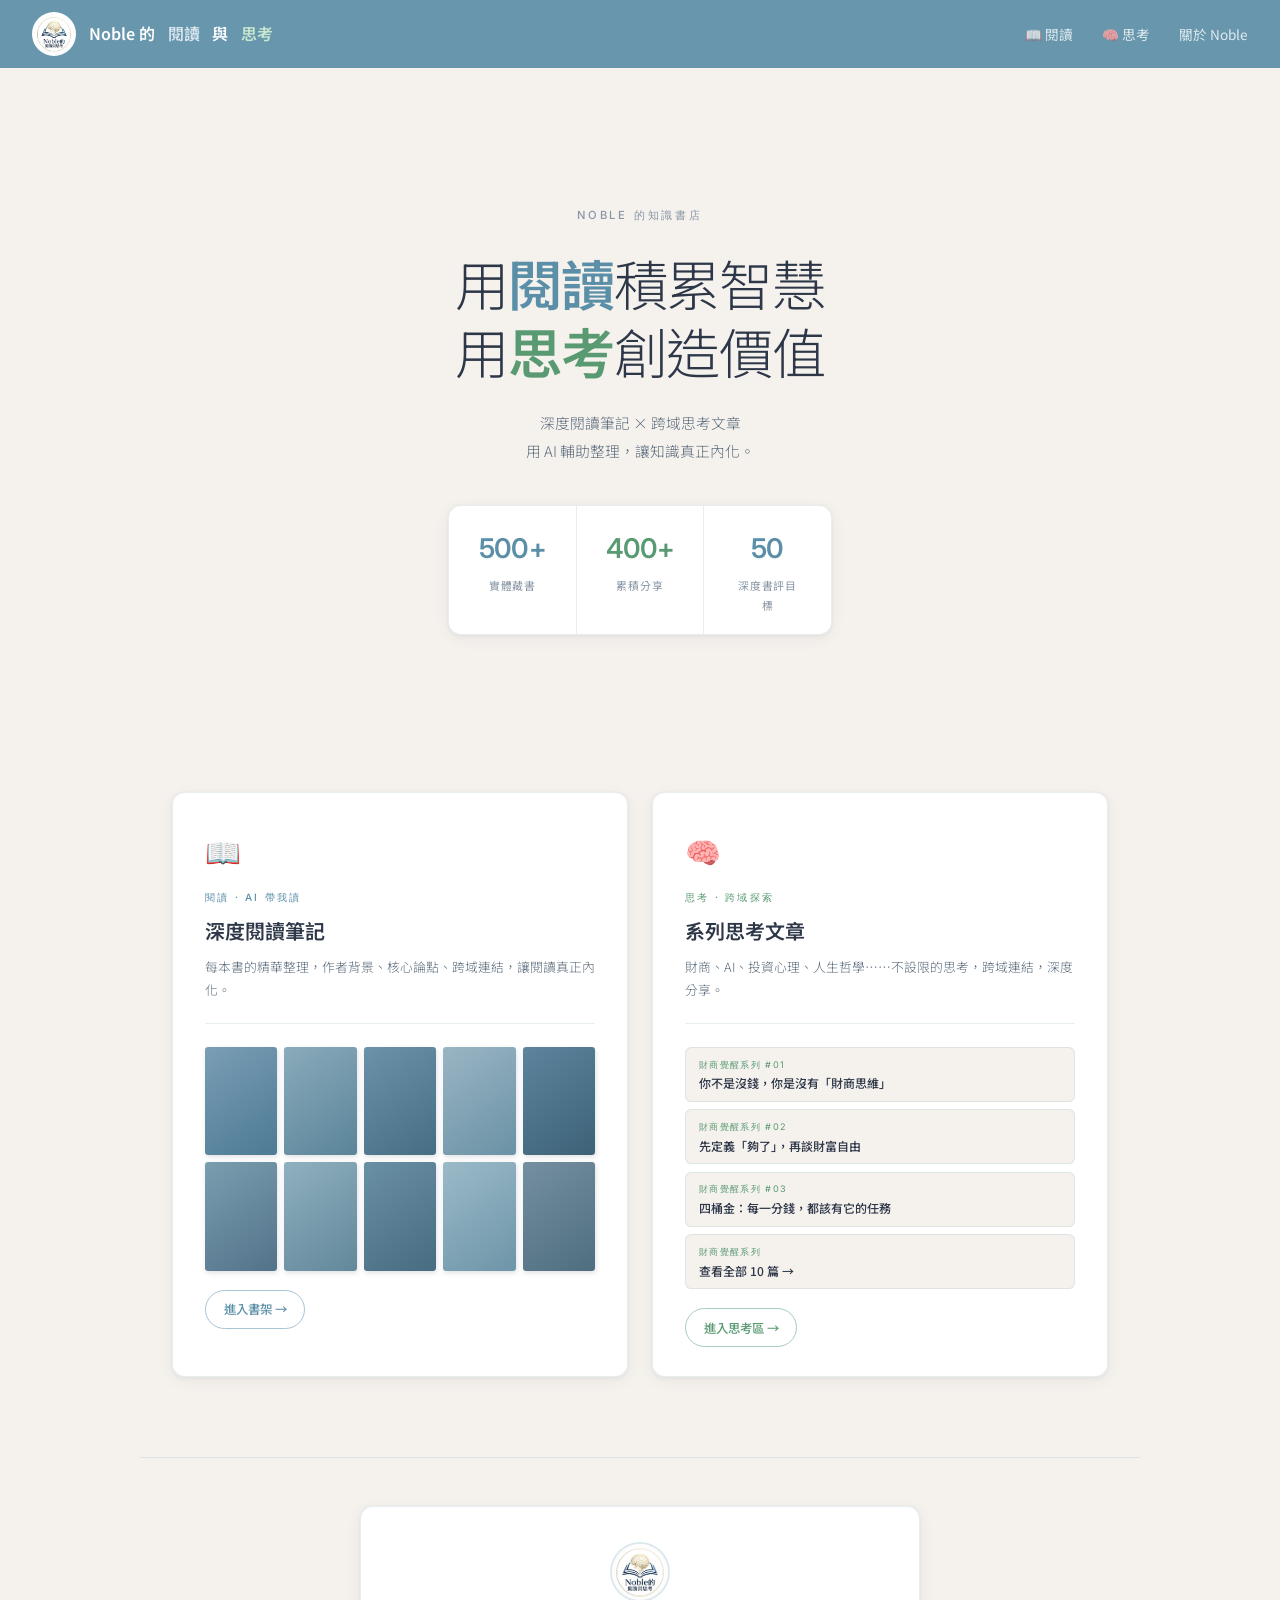
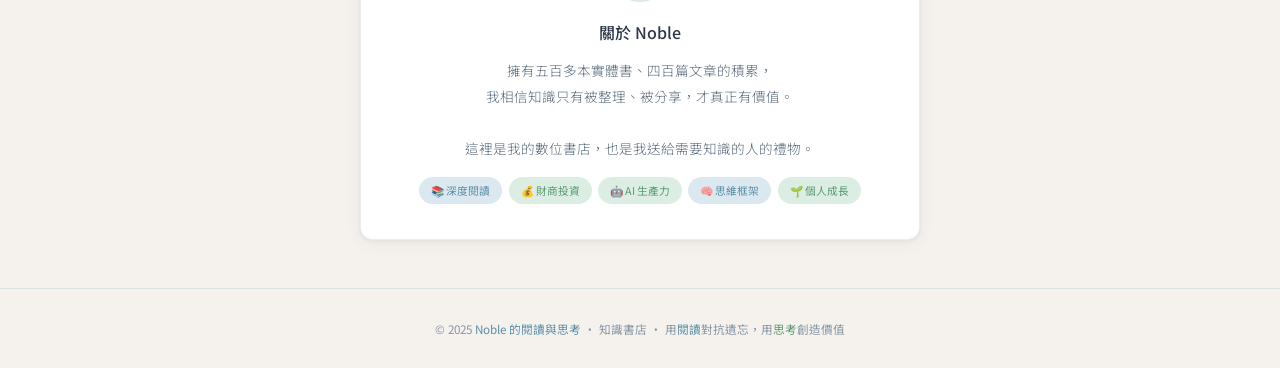
<file: index.html>
<!DOCTYPE html>
<html lang="zh-TW">
<head>
<meta charset="UTF-8">
<meta name="viewport" content="width=device-width, initial-scale=1.0">
<title>Noble 的閱讀與思考｜知識書店</title>
<style>
@import url('https://fonts.googleapis.com/css2?family=Noto+Sans+TC:wght@300;400;500;600&family=Inter:wght@300;400;500;600&display=swap');
:root {
  --bg:#f5f2ee; --surface:#ffffff;
  --blue:#5b8fa8; --blue-light:#7aadc4; --blue-muted:#a8c4d4; --blue-pale:#dce8f0;
  --green:#5a9a72; --green-light:#7ab890; --green-muted:#a8cdb8; --green-pale:#dceee4;
  --text:#2d3748; --text-soft:#5a6a7a; --text-mute:#8896a5;
  --border:rgba(91,143,168,.15);
  --shadow-sm:0 1px 4px rgba(45,55,72,.06),0 4px 16px rgba(45,55,72,.06);
  --shadow:0 2px 8px rgba(45,55,72,.08),0 8px 32px rgba(45,55,72,.08);
  --radius:.8rem;
}
*{margin:0;padding:0;box-sizing:border-box;}
body{background:var(--bg);color:var(--text);font-family:'Noto Sans TC',sans-serif;font-size:15px;line-height:1.8;-webkit-font-smoothing:antialiased;}

/* NAV */
nav{position:fixed;top:0;width:100%;z-index:100;background:rgba(91,143,168,.92);backdrop-filter:blur(20px);border-bottom:1px solid rgba(91,143,168,.3);padding:0 2rem;height:68px;display:flex;align-items:center;justify-content:space-between;}
.logo{font-size:1rem;font-weight:600;color:#fff;text-decoration:none;display:flex;align-items:center;gap:.8rem;}
.logo-img{width:44px;height:44px;border-radius:50%;border:2px solid rgba(255,255,255,.4);overflow:hidden;background:#fff;display:flex;align-items:center;justify-content:center;flex-shrink:0;}
.logo-img img{width:100%;height:100%;object-fit:cover;}
.logo .r{color:#dce8f0;}
.logo .t{color:#c8e8d0;}
.nav-links{list-style:none;display:flex;gap:1.8rem;}
.nav-links a{color:rgba(255,255,255,.8);text-decoration:none;font-size:.85rem;transition:color .2s;}
.nav-links a:hover{color:#fff;}

/* HERO */
.hero{min-height:88vh;display:flex;flex-direction:column;align-items:center;justify-content:center;text-align:center;padding:7rem 2rem 4rem;}
.hero-eyebrow{font-size:.7rem;letter-spacing:.25em;color:var(--text-mute);font-family:'Inter',sans-serif;text-transform:uppercase;font-weight:500;margin-bottom:1.5rem;}
.hero h1{font-size:clamp(2rem,5vw,3.4rem);font-weight:300;line-height:1.25;letter-spacing:-.02em;margin-bottom:1.5rem;max-width:680px;}
.hero h1 .r{font-weight:600;color:var(--blue);}
.hero h1 .t{font-weight:600;color:var(--green);}
.hero p{font-size:.92rem;color:var(--text-soft);line-height:1.9;max-width:380px;margin-bottom:2.5rem;font-weight:300;}

.stats{display:flex;background:var(--surface);border-radius:var(--radius);box-shadow:var(--shadow-sm);border:1px solid var(--border);overflow:hidden;}
.stat-item{flex:1;padding:1.2rem 1.8rem;text-align:center;border-right:1px solid var(--border);}
.stat-item:last-child{border-right:none;}
.stat-num{font-size:1.7rem;font-weight:600;letter-spacing:-.03em;font-family:'Inter',sans-serif;display:block;}
.stat-num.blue{color:var(--blue);}
.stat-num.green{color:var(--green);}
.stat-label{font-size:.68rem;color:var(--text-mute);letter-spacing:.08em;margin-top:.15rem;display:block;}

/* TWO BLOCKS */
.two-blocks{display:grid;grid-template-columns:1fr 1fr;gap:1.5rem;max-width:1000px;margin:0 auto;padding:0 2rem 5rem;}
@media(max-width:680px){.two-blocks{grid-template-columns:1fr;}}

.block{background:var(--surface);border-radius:var(--radius);border:1px solid var(--border);box-shadow:var(--shadow-sm);overflow:hidden;transition:box-shadow .25s;}
.block:hover{box-shadow:var(--shadow);}
.block-header{padding:2rem 2rem 1.4rem;}
.block-icon{font-size:1.8rem;margin-bottom:.7rem;display:block;}
.block-eyebrow{font-size:.63rem;letter-spacing:.22em;font-family:'Inter',sans-serif;text-transform:uppercase;font-weight:500;margin-bottom:.4rem;}
.block-eyebrow.blue{color:var(--blue);}
.block-eyebrow.green{color:var(--green);}
.block-title{font-size:1.25rem;font-weight:600;color:var(--text);margin-bottom:.4rem;}
.block-desc{font-size:.8rem;color:var(--text-soft);line-height:1.8;font-weight:300;}
.block-divider{height:1px;background:var(--border);margin:0 2rem;}
.block-content{padding:1.4rem 2rem 1.8rem;}

/* 書架縮圖 */
.mini-shelf{display:grid;grid-template-columns:repeat(5,1fr);gap:.45rem;margin-bottom:1.2rem;}
.mini-book{aspect-ratio:2/3;border-radius:.2rem;box-shadow:1px 2px 5px rgba(45,55,72,.15);}
.b1{background:linear-gradient(145deg,#7a9eb5,#4d7a94);}
.b2{background:linear-gradient(145deg,#8aabbb,#5a8499);}
.b3{background:linear-gradient(145deg,#6b92a8,#456d84);}
.b4{background:linear-gradient(145deg,#9ab5c4,#6a92a5);}
.b5{background:linear-gradient(145deg,#5c849c,#3d6278);}
.b6{background:linear-gradient(145deg,#7a9eb0,#527289);}
.b7{background:linear-gradient(145deg,#8fb0c0,#628899);}
.b8{background:linear-gradient(145deg,#6a90a5,#476c82);}
.b9{background:linear-gradient(145deg,#9bbac8,#6d95a8);}
.b10{background:linear-gradient(145deg,#748fa0,#4e6e80);}

/* 文章列表 */
.mini-articles{display:flex;flex-direction:column;gap:.45rem;margin-bottom:1.2rem;}
.mini-article{background:var(--bg);border-radius:.4rem;padding:.55rem .8rem;border:1px solid var(--border);text-decoration:none;transition:border-color .2s;}
.mini-article:hover{border-color:var(--green-muted);}
.mini-article-cat{font-size:.57rem;letter-spacing:.15em;color:var(--green);font-family:'Inter',sans-serif;text-transform:uppercase;margin-bottom:.15rem;}
.mini-article-title{font-size:.75rem;font-weight:500;color:var(--text);line-height:1.4;}

.block-cta{display:inline-flex;align-items:center;gap:.4rem;font-size:.78rem;font-weight:500;text-decoration:none;padding:.45rem 1.1rem;border-radius:2rem;transition:all .25s;}
.block-cta.blue{color:var(--blue);border:1.5px solid var(--blue-muted);}
.block-cta.blue:hover{background:var(--blue-pale);border-color:var(--blue);}
.block-cta.green{color:var(--green);border:1.5px solid var(--green-muted);}
.block-cta.green:hover{background:var(--green-pale);border-color:var(--green);}

/* ABOUT */
.divider{height:1px;background:var(--border);max-width:1000px;margin:0 auto;}
.section-wrap{padding:3rem 2rem;max-width:1000px;margin:0 auto;}
.about-wrap{max-width:560px;margin:0 auto;background:var(--surface);border-radius:var(--radius);border:1px solid var(--border);padding:2.2rem;text-align:center;box-shadow:var(--shadow-sm);}
.about-avatar{width:60px;height:60px;border-radius:50%;background:linear-gradient(135deg,var(--blue-light),var(--blue));display:flex;align-items:center;justify-content:center;font-size:1.5rem;margin:0 auto 1rem;}
.about-wrap h2{font-size:1rem;font-weight:500;margin-bottom:.7rem;}
.about-wrap p{color:var(--text-soft);line-height:1.9;font-size:.85rem;font-weight:300;}
.about-tags{display:flex;flex-wrap:wrap;gap:.4rem;justify-content:center;margin-top:1rem;}
.tag-pill{font-size:.67rem;padding:.22rem .75rem;border-radius:2rem;}
.tag-pill.blue{background:var(--blue-pale);color:var(--blue);}
.tag-pill.green{background:var(--green-pale);color:var(--green);}

footer{border-top:1px solid var(--border);padding:1.8rem;text-align:center;color:var(--text-mute);font-size:.73rem;}
footer .r{color:var(--blue);}
footer .t{color:var(--green);}
</style>
</head>
<body>

<nav>
  <div class="logo">
    <div class="logo-img">
      <img src="https://noble-library.github.io/logo.png" alt="Noble Logo">
    </div>
    Noble 的<span class="r">閱讀</span>與<span class="t">思考</span>
  </div>
  <ul class="nav-links">
    <li><a href="#read">📖 閱讀</a></li>
    <li><a href="#think">🧠 思考</a></li>
    <li><a href="#about">關於 Noble</a></li>
  </ul>
</nav>

<div class="hero">
  <div class="hero-eyebrow">Noble 的知識書店</div>
  <h1>用<span class="r">閱讀</span>積累智慧<br>用<span class="t">思考</span>創造價值</h1>
  <p>深度閱讀筆記 × 跨域思考文章<br>用 AI 輔助整理，讓知識真正內化。</p>
  <div class="stats">
    <div class="stat-item"><span class="stat-num blue">500+</span><span class="stat-label">實體藏書</span></div>
    <div class="stat-item"><span class="stat-num green">400+</span><span class="stat-label">累積分享</span></div>
    <div class="stat-item"><span class="stat-num blue">50</span><span class="stat-label">深度書評目標</span></div>
  </div>
</div>

<div class="two-blocks" id="read">

  <!-- 閱讀區 -->
  <div class="block">
    <div class="block-header">
      <span class="block-icon">📖</span>
      <div class="block-eyebrow blue">閱讀 · AI 帶我讀</div>
      <div class="block-title">深度閱讀筆記</div>
      <div class="block-desc">每本書的精華整理，作者背景、核心論點、跨域連結，讓閱讀真正內化。</div>
    </div>
    <div class="block-divider"></div>
    <div class="block-content">
      <div class="mini-shelf">
        <a href="book1.html"><div class="mini-book b1"></div></a>
        <a href="book2.html"><div class="mini-book b2"></div></a>
        <a href="book3.html"><div class="mini-book b3"></div></a>
        <a href="book4.html"><div class="mini-book b4"></div></a>
        <a href="book5.html"><div class="mini-book b5"></div></a>
        <a href="book6.html"><div class="mini-book b6"></div></a>
        <a href="book7.html"><div class="mini-book b7"></div></a>
        <a href="book8.html"><div class="mini-book b8"></div></a>
        <a href="book9.html"><div class="mini-book b9"></div></a>
        <a href="book10.html"><div class="mini-book b10"></div></a>
      </div>
      <a href="book1.html" class="block-cta blue">進入書架 →</a>
    </div>
  </div>

  <!-- 思考區 -->
  <div class="block" id="think">
    <div class="block-header">
      <span class="block-icon">🧠</span>
      <div class="block-eyebrow green">思考 · 跨域探索</div>
      <div class="block-title">系列思考文章</div>
      <div class="block-desc">財商、AI、投資心理、人生哲學……不設限的思考，跨域連結，深度分享。</div>
    </div>
    <div class="block-divider"></div>
    <div class="block-content">
      <div class="mini-articles">
        <a href="finance1.html" class="mini-article">
          <div class="mini-article-cat">財商覺醒系列 #01</div>
          <div class="mini-article-title">你不是沒錢，你是沒有「財商思維」</div>
        </a>
        <a href="finance2.html" class="mini-article">
          <div class="mini-article-cat">財商覺醒系列 #02</div>
          <div class="mini-article-title">先定義「夠了」，再談財富自由</div>
        </a>
        <a href="finance3.html" class="mini-article">
          <div class="mini-article-cat">財商覺醒系列 #03</div>
          <div class="mini-article-title">四桶金：每一分錢，都該有它的任務</div>
        </a>
        <a href="finance.html" class="mini-article">
          <div class="mini-article-cat">財商覺醒系列</div>
          <div class="mini-article-title">查看全部 10 篇 →</div>
        </a>
      </div>
      <a href="finance.html" class="block-cta green">進入思考區 →</a>
    </div>
  </div>

</div>

<div class="divider"></div>

<div class="section-wrap" id="about">
  <div class="about-wrap">
    <div class="about-avatar" style="background:white;border:2px solid rgba(91,143,168,.2);"><img src="https://noble-library.github.io/logo.png" style="width:100%;height:100%;object-fit:cover;border-radius:50%;"></div>
    <h2>關於 Noble</h2>
    <p>擁有五百多本實體書、四百篇文章的積累，<br>我相信知識只有被整理、被分享，才真正有價值。<br><br>這裡是我的數位書店，也是我送給需要知識的人的禮物。</p>
    <div class="about-tags">
      <span class="tag-pill blue">📚 深度閱讀</span>
      <span class="tag-pill green">💰 財商投資</span>
      <span class="tag-pill green">🤖 AI 生產力</span>
      <span class="tag-pill blue">🧠 思維框架</span>
      <span class="tag-pill green">🌱 個人成長</span>
    </div>
  </div>
</div>

<footer>
  <p>© 2025 <span class="r">Noble 的閱讀與思考</span> · 知識書店 · 用<span class="r">閱讀</span>對抗遺忘，用<span class="t">思考</span>創造價值</p>
</footer>

</body>
</html>
</file>
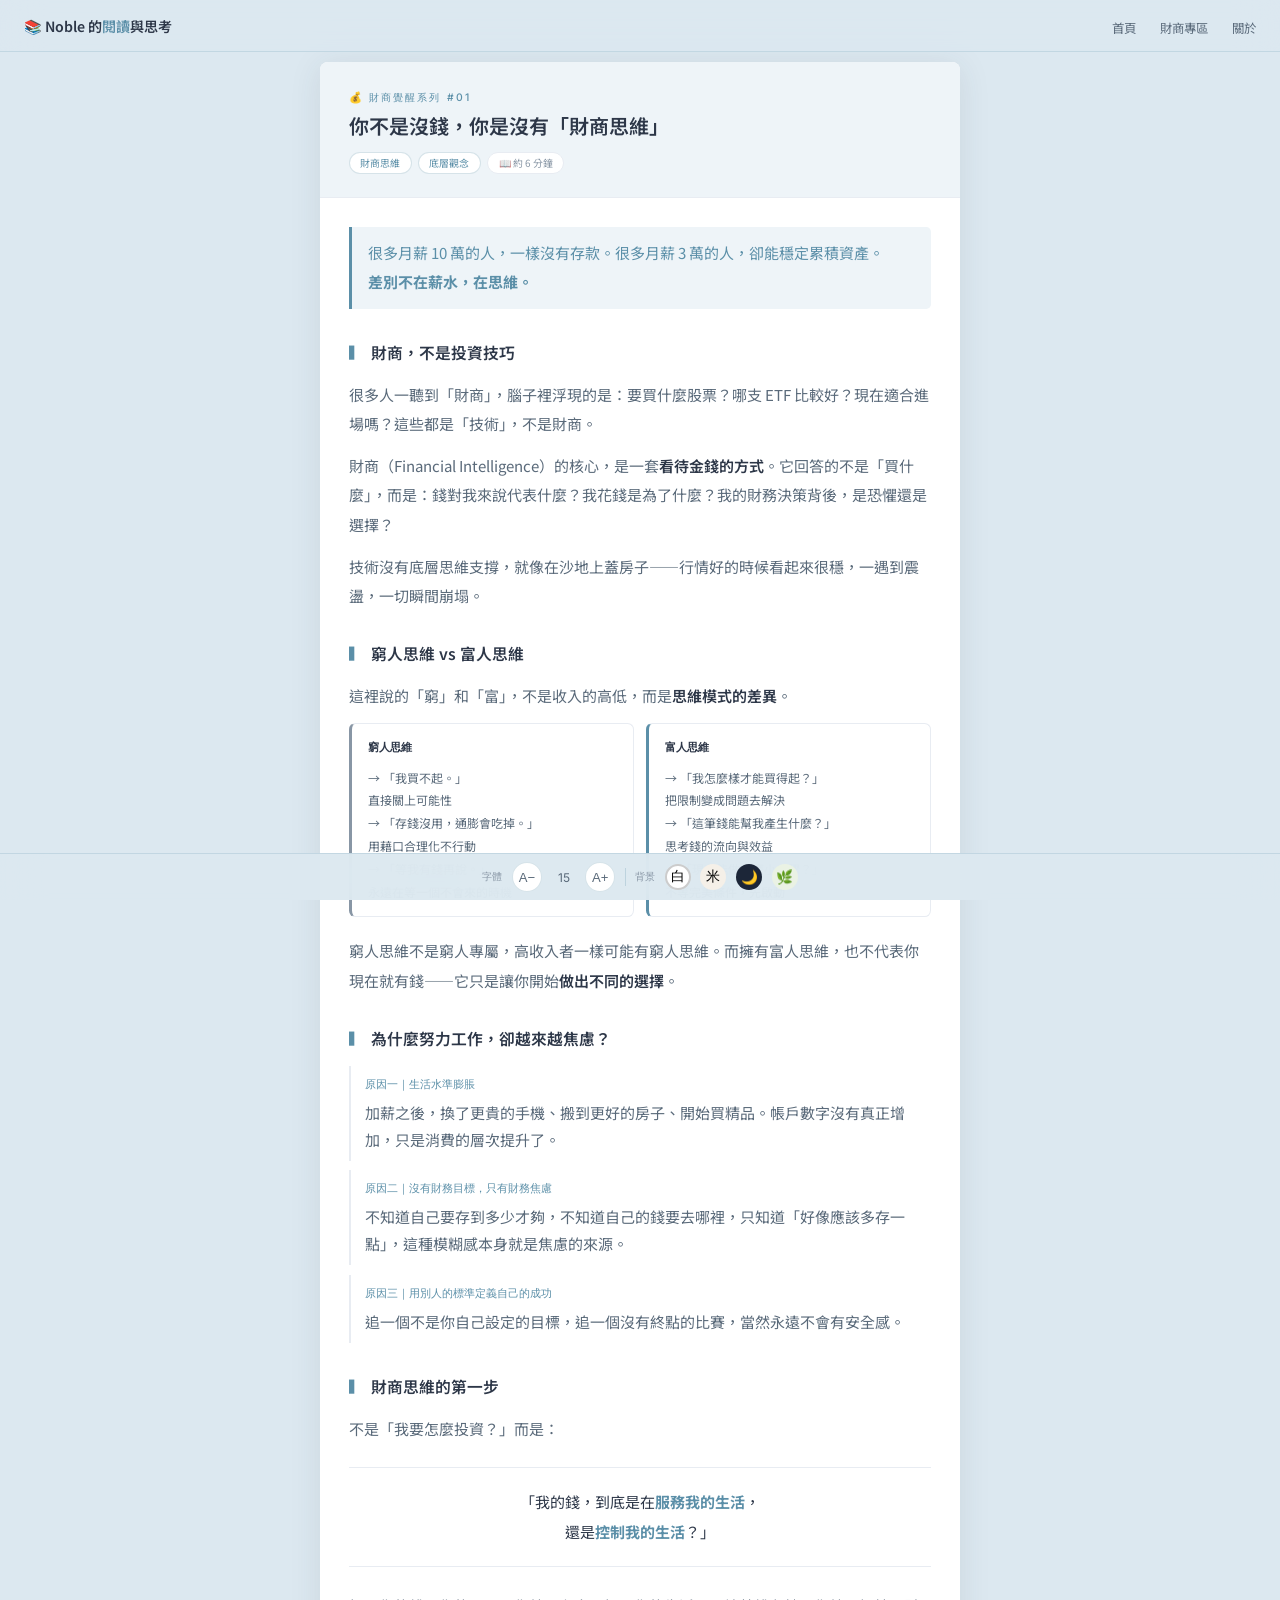
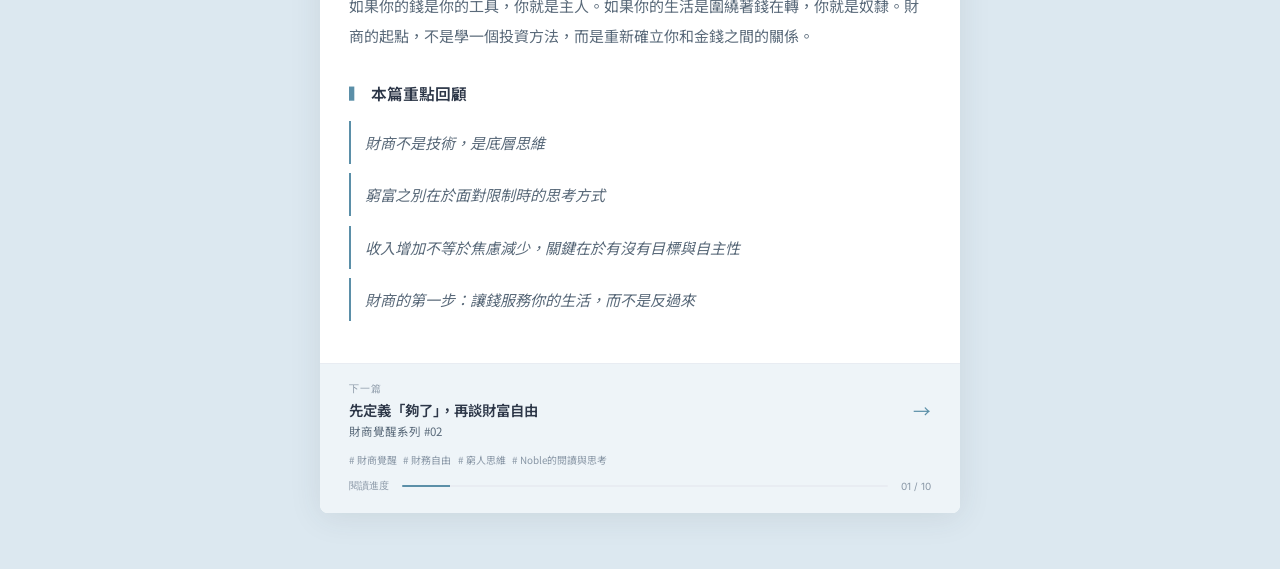
<file: finance1.html>
<!DOCTYPE html>
<html lang="zh-TW">
<head>
<meta charset="UTF-8">
<meta name="viewport" content="width=device-width, initial-scale=1.0">
<title>你不是沒錢，你是沒有「財商思維」｜財商覺醒 #01</title>
<link rel="stylesheet" href="reader.css">
</head>
<body>

<div id="bar"></div>

<nav>
  <div class="logo">📚 Noble 的<span>閱讀</span>與思考</div>
  <ul class="nav-links">
    <li><a href="index.html">首頁</a></li>
    <li><a href="finance.html">財商專區</a></li>
    <li><a href="index.html#about">關於</a></li>
  </ul>
</nav>

<div class="outer">
  <div class="page">

    <div class="article-meta">
      <div class="article-series">💰 財商覺醒系列 #01</div>
      <h1>你不是沒錢，你是沒有「財商思維」</h1>
      <div class="badges">
        <span class="badge badge-cat">財商思維</span>
        <span class="badge badge-cat">底層觀念</span>
        <span class="badge badge-info">📖 約 6 分鐘</span>
      </div>
    </div>

    <div class="article-body" id="body">

      <div class="lede">
        很多月薪 10 萬的人，一樣沒有存款。很多月薪 3 萬的人，卻能穩定累積資產。<br>
        <strong>差別不在薪水，在思維。</strong>
      </div>

      <div class="ch-title">財商，不是投資技巧</div>
      <div class="prose">
        <p>很多人一聽到「財商」，腦子裡浮現的是：要買什麼股票？哪支 ETF 比較好？現在適合進場嗎？這些都是「技術」，不是財商。</p>
        <p>財商（Financial Intelligence）的核心，是一套<strong>看待金錢的方式</strong>。它回答的不是「買什麼」，而是：錢對我來說代表什麼？我花錢是為了什麼？我的財務決策背後，是恐懼還是選擇？</p>
        <p>技術沒有底層思維支撐，就像在沙地上蓋房子——行情好的時候看起來很穩，一遇到震盪，一切瞬間崩塌。</p>
      </div>

      <div class="ch-title">窮人思維 vs 富人思維</div>
      <div class="prose"><p>這裡說的「窮」和「富」，不是收入的高低，而是<strong>思維模式的差異</strong>。</p></div>

      <div class="compare-grid">
        <div class="compare-box left">
          <div class="compare-title">窮人思維</div>
          <div class="compare-item">→ 「我買不起。」<br>直接關上可能性</div>
          <div class="compare-item">→ 「存錢沒用，通膨會吃掉。」<br>用藉口合理化不行動</div>
          <div class="compare-item">→ 「等我有錢再說。」<br>永遠在等一個不會來的時機</div>
        </div>
        <div class="compare-box right">
          <div class="compare-title">富人思維</div>
          <div class="compare-item">→ 「我怎麼樣才能買得起？」<br>把限制變成問題去解決</div>
          <div class="compare-item">→ 「這筆錢能幫我產生什麼？」<br>思考錢的流向與效益</div>
          <div class="compare-item">→ 「現在能做什麼小步驟？」<br>不等完美條件，先啟動</div>
        </div>
      </div>

      <div class="prose"><p>窮人思維不是窮人專屬，高收入者一樣可能有窮人思維。而擁有富人思維，也不代表你現在就有錢——它只是讓你開始<strong>做出不同的選擇</strong>。</p></div>

      <div class="ch-title">為什麼努力工作，卻越來越焦慮？</div>
      <div class="point-item">
        <div class="point-label">原因一｜生活水準膨脹</div>
        <div class="point-text">加薪之後，換了更貴的手機、搬到更好的房子、開始買精品。帳戶數字沒有真正增加，只是消費的層次提升了。</div>
      </div>
      <div class="point-item">
        <div class="point-label">原因二｜沒有財務目標，只有財務焦慮</div>
        <div class="point-text">不知道自己要存到多少才夠，不知道自己的錢要去哪裡，只知道「好像應該多存一點」，這種模糊感本身就是焦慮的來源。</div>
      </div>
      <div class="point-item">
        <div class="point-label">原因三｜用別人的標準定義自己的成功</div>
        <div class="point-text">追一個不是你自己設定的目標，追一個沒有終點的比賽，當然永遠不會有安全感。</div>
      </div>

      <div class="ch-title">財商思維的第一步</div>
      <div class="prose"><p>不是「我要怎麼投資？」而是：</p></div>
      <div class="summary-text">「我的錢，到底是在<strong>服務我的生活</strong>，<br>還是<strong>控制我的生活</strong>？」</div>
      <div class="prose">
        <p>如果你的錢是你的工具，你就是主人。如果你的生活是圍繞著錢在轉，你就是奴隸。財商的起點，不是學一個投資方法，而是重新確立你和金錢之間的關係。</p>
      </div>

      <div class="ch-title">本篇重點回顧</div>
      <div class="quote">財商不是技術，是底層思維</div>
      <div class="quote">窮富之別在於面對限制時的思考方式</div>
      <div class="quote">收入增加不等於焦慮減少，關鍵在於有沒有目標與自主性</div>
      <div class="quote">財商的第一步：讓錢服務你的生活，而不是反過來</div>

    </div>

    <div class="article-footer">
      <a href="finance2.html" class="next-link">
        <div>
          <div class="next-label">下一篇</div>
          <div class="next-title">先定義「夠了」，再談財富自由</div>
          <div class="next-sub">財商覺醒系列 #02</div>
        </div>
        <div class="next-arrow">→</div>
      </a>
      <div class="tag-row">
        <span class="tag"># 財商覺醒</span>
        <span class="tag"># 財務自由</span>
        <span class="tag"># 窮人思維</span>
        <span class="tag"># Noble的閱讀與思考</span>
      </div>
      <div class="progress-wrap">
        <span class="progress-label">閱讀進度</span>
        <div class="progress-bar"><div class="progress-fill" style="width:10%"></div></div>
        <span class="progress-num">01 / 10</span>
      </div>
    </div>

  </div>
</div>

<div class="toolbar">
  <span class="tb-label">字體</span>
  <button class="tb-btn" onclick="chg(-1)">A−</button>
  <span class="tb-val" id="fsv">15</span>
  <button class="tb-btn" onclick="chg(1)">A+</button>
  <div class="tb-sep"></div>
  <span class="tb-label">背景</span>
  <button class="bg-btn active" id="bg-white" onclick="setTheme('')" style="background:#fff;border:2px solid #ccc;">白</button>
  <button class="bg-btn" id="bg-rice" onclick="setTheme('theme-rice')" style="background:#f5f0e8;">米</button>
  <button class="bg-btn" id="bg-night" onclick="setTheme('theme-night')" style="background:#1c2638;">🌙</button>
  <button class="bg-btn" id="bg-eye" onclick="setTheme('theme-eye')" style="background:#eaf2e4;">🌿</button>
</div>

<script>
let fs = 15;
const body = document.getElementById('body');
const themes = ['','theme-rice','theme-night','theme-eye'];
const bgBtns = ['bg-white','bg-rice','bg-night','bg-eye'];
function chg(d) {
  fs = Math.min(20, Math.max(12, fs + d));
  body.style.fontSize = fs + 'px';
  document.getElementById('fsv').textContent = fs;
}
function setTheme(cls) {
  body.className = 'article-body' + (cls ? ' ' + cls : '');
  bgBtns.forEach((id,i) => document.getElementById(id).classList.toggle('active', themes[i] === cls));
}
window.addEventListener('scroll', () => {
  const t = document.documentElement.scrollHeight - window.innerHeight;
  document.getElementById('bar').style.width = (t > 0 ? window.scrollY/t*100 : 0) + '%';
});
</script>
</body>
</html>
</file>
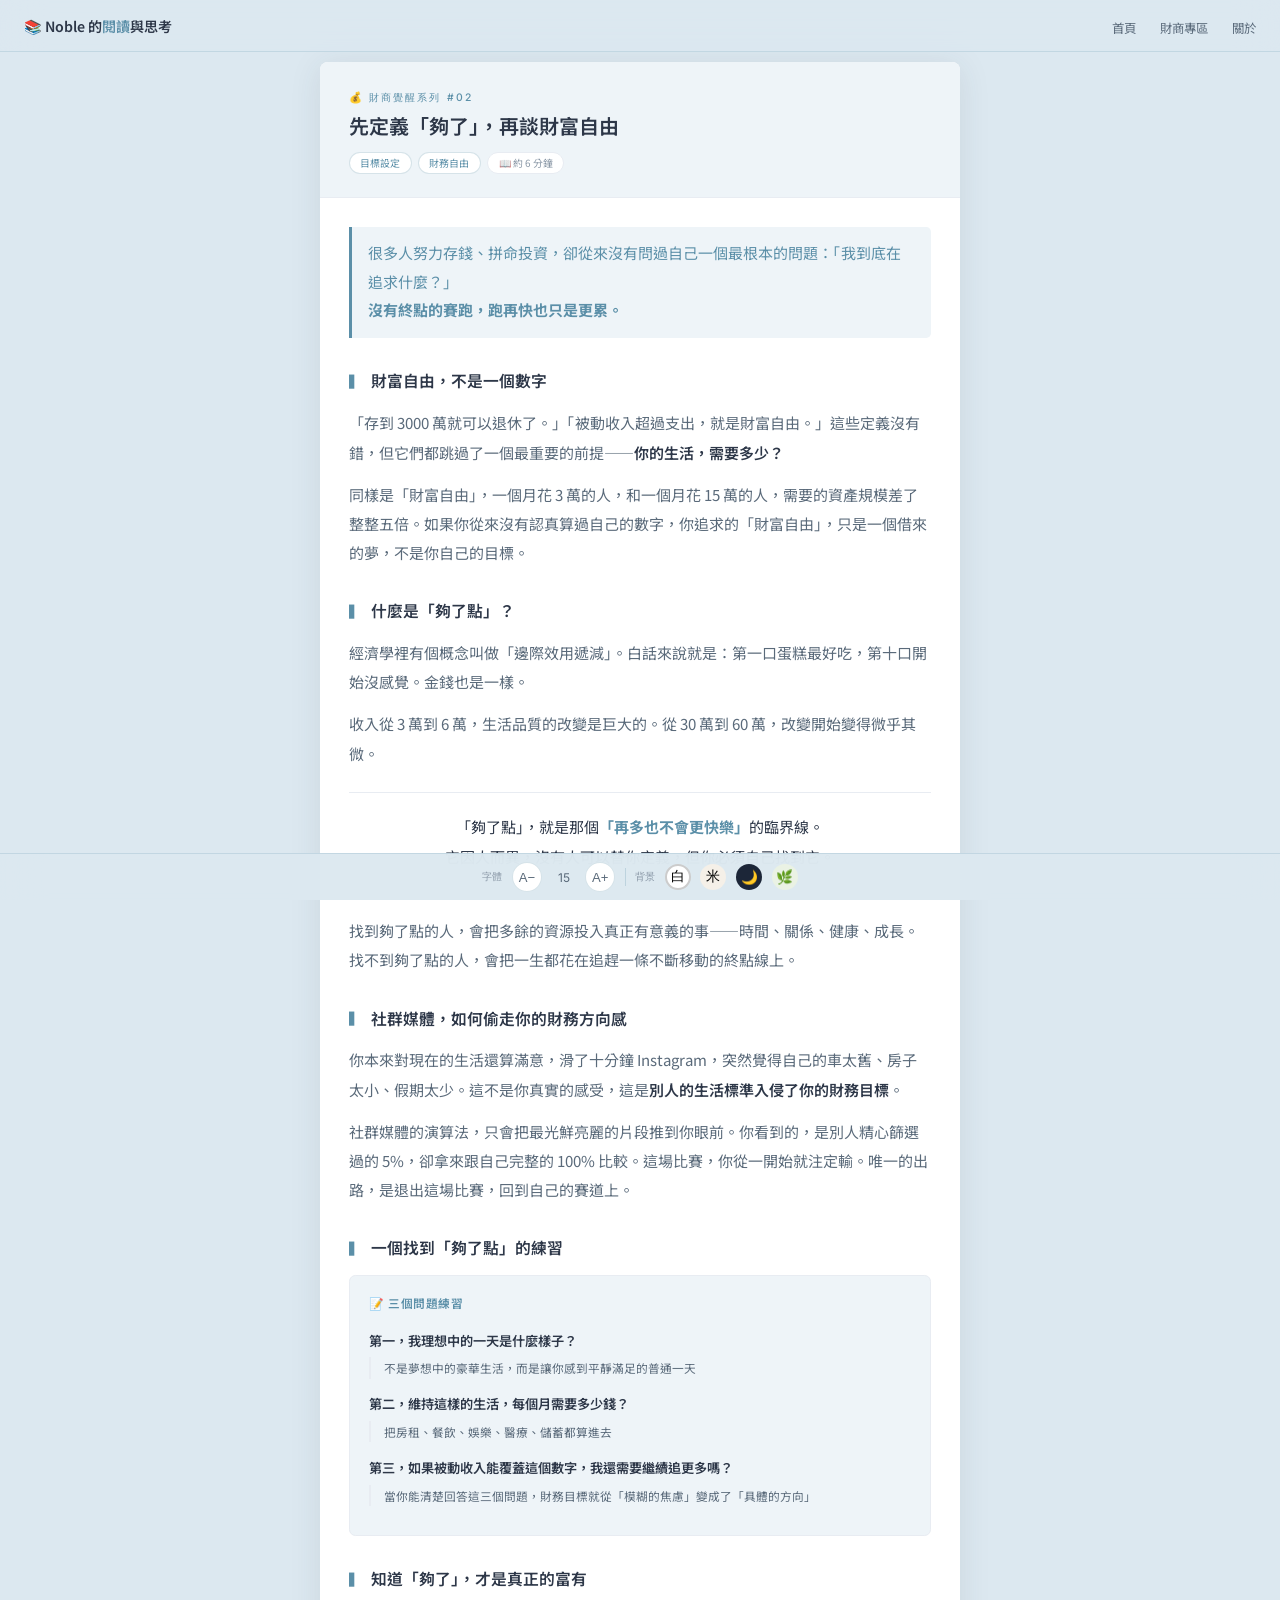
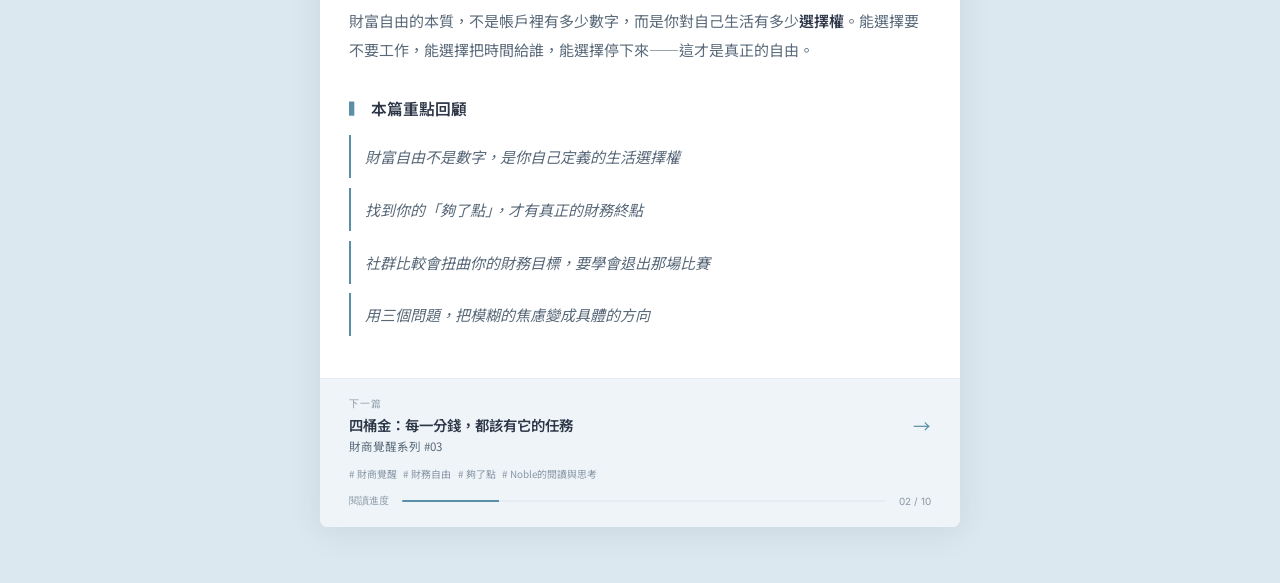
<file: finance2.html>
<!DOCTYPE html>
<html lang="zh-TW">
<head>
<meta charset="UTF-8">
<meta name="viewport" content="width=device-width, initial-scale=1.0">
<title>先定義「夠了」，再談財富自由｜財商覺醒 #02</title>
<link rel="stylesheet" href="reader.css">
</head>
<body>

<div id="bar"></div>

<nav>
  <div class="logo">📚 Noble 的<span>閱讀</span>與思考</div>
  <ul class="nav-links">
    <li><a href="index.html">首頁</a></li>
    <li><a href="finance.html">財商專區</a></li>
    <li><a href="index.html#about">關於</a></li>
  </ul>
</nav>

<div class="outer">
  <div class="page">

    <div class="article-meta">
      <div class="article-series">💰 財商覺醒系列 #02</div>
      <h1>先定義「夠了」，再談財富自由</h1>
      <div class="badges">
        <span class="badge badge-cat">目標設定</span>
        <span class="badge badge-cat">財務自由</span>
        <span class="badge badge-info">📖 約 6 分鐘</span>
      </div>
    </div>

    <div class="article-body" id="body">

      <div class="lede">
        很多人努力存錢、拼命投資，卻從來沒有問過自己一個最根本的問題：「我到底在追求什麼？」<br>
        <strong>沒有終點的賽跑，跑再快也只是更累。</strong>
      </div>

      <div class="ch-title">財富自由，不是一個數字</div>
      <div class="prose">
        <p>「存到 3000 萬就可以退休了。」「被動收入超過支出，就是財富自由。」這些定義沒有錯，但它們都跳過了一個最重要的前提——<strong>你的生活，需要多少？</strong></p>
        <p>同樣是「財富自由」，一個月花 3 萬的人，和一個月花 15 萬的人，需要的資產規模差了整整五倍。如果你從來沒有認真算過自己的數字，你追求的「財富自由」，只是一個借來的夢，不是你自己的目標。</p>
      </div>

      <div class="ch-title">什麼是「夠了點」？</div>
      <div class="prose">
        <p>經濟學裡有個概念叫做「邊際效用遞減」。白話來說就是：第一口蛋糕最好吃，第十口開始沒感覺。金錢也是一樣。</p>
        <p>收入從 3 萬到 6 萬，生活品質的改變是巨大的。從 30 萬到 60 萬，改變開始變得微乎其微。</p>
      </div>

      <div class="summary-text">「夠了點」，就是那個<strong>「再多也不會更快樂」</strong>的臨界線。<br>它因人而異，沒有人可以替你定義，但你必須自己找到它。</div>

      <div class="prose">
        <p>找到夠了點的人，會把多餘的資源投入真正有意義的事——時間、關係、健康、成長。找不到夠了點的人，會把一生都花在追趕一條不斷移動的終點線上。</p>
      </div>

      <div class="ch-title">社群媒體，如何偷走你的財務方向感</div>
      <div class="prose">
        <p>你本來對現在的生活還算滿意，滑了十分鐘 Instagram，突然覺得自己的車太舊、房子太小、假期太少。這不是你真實的感受，這是<strong>別人的生活標準入侵了你的財務目標</strong>。</p>
        <p>社群媒體的演算法，只會把最光鮮亮麗的片段推到你眼前。你看到的，是別人精心篩選過的 5%，卻拿來跟自己完整的 100% 比較。這場比賽，你從一開始就注定輸。唯一的出路，是退出這場比賽，回到自己的賽道上。</p>
      </div>

      <div class="ch-title">一個找到「夠了點」的練習</div>
      <div class="exercise-box">
        <div class="exercise-title">📝 三個問題練習</div>
        <div class="exercise-q">第一，我理想中的一天是什麼樣子？</div>
        <div class="exercise-hint">不是夢想中的豪華生活，而是讓你感到平靜滿足的普通一天</div>
        <div class="exercise-q">第二，維持這樣的生活，每個月需要多少錢？</div>
        <div class="exercise-hint">把房租、餐飲、娛樂、醫療、儲蓄都算進去</div>
        <div class="exercise-q">第三，如果被動收入能覆蓋這個數字，我還需要繼續追更多嗎？</div>
        <div class="exercise-hint">當你能清楚回答這三個問題，財務目標就從「模糊的焦慮」變成了「具體的方向」</div>
      </div>

      <div class="ch-title">知道「夠了」，才是真正的富有</div>
      <div class="prose">
        <p>財富自由的本質，不是帳戶裡有多少數字，而是你對自己生活有多少<strong>選擇權</strong>。能選擇要不要工作，能選擇把時間給誰，能選擇停下來——這才是真正的自由。</p>
      </div>

      <div class="ch-title">本篇重點回顧</div>
      <div class="quote">財富自由不是數字，是你自己定義的生活選擇權</div>
      <div class="quote">找到你的「夠了點」，才有真正的財務終點</div>
      <div class="quote">社群比較會扭曲你的財務目標，要學會退出那場比賽</div>
      <div class="quote">用三個問題，把模糊的焦慮變成具體的方向</div>

    </div>

    <div class="article-footer">
      <a href="finance3.html" class="next-link">
        <div>
          <div class="next-label">下一篇</div>
          <div class="next-title">四桶金：每一分錢，都該有它的任務</div>
          <div class="next-sub">財商覺醒系列 #03</div>
        </div>
        <div class="next-arrow">→</div>
      </a>
      <div class="tag-row">
        <span class="tag"># 財商覺醒</span>
        <span class="tag"># 財務自由</span>
        <span class="tag"># 夠了點</span>
        <span class="tag"># Noble的閱讀與思考</span>
      </div>
      <div class="progress-wrap">
        <span class="progress-label">閱讀進度</span>
        <div class="progress-bar"><div class="progress-fill" style="width:20%"></div></div>
        <span class="progress-num">02 / 10</span>
      </div>
    </div>

  </div>
</div>

<div class="toolbar">
  <span class="tb-label">字體</span>
  <button class="tb-btn" onclick="chg(-1)">A−</button>
  <span class="tb-val" id="fsv">15</span>
  <button class="tb-btn" onclick="chg(1)">A+</button>
  <div class="tb-sep"></div>
  <span class="tb-label">背景</span>
  <button class="bg-btn active" id="bg-white" onclick="setTheme('')" style="background:#fff;border:2px solid #ccc;">白</button>
  <button class="bg-btn" id="bg-rice" onclick="setTheme('theme-rice')" style="background:#f5f0e8;">米</button>
  <button class="bg-btn" id="bg-night" onclick="setTheme('theme-night')" style="background:#1c2638;">🌙</button>
  <button class="bg-btn" id="bg-eye" onclick="setTheme('theme-eye')" style="background:#eaf2e4;">🌿</button>
</div>

<script>
let fs = 15;
const body = document.getElementById('body');
const themes = ['','theme-rice','theme-night','theme-eye'];
const bgBtns = ['bg-white','bg-rice','bg-night','bg-eye'];
function chg(d) {
  fs = Math.min(20, Math.max(12, fs + d));
  body.style.fontSize = fs + 'px';
  document.getElementById('fsv').textContent = fs;
}
function setTheme(cls) {
  body.className = 'article-body' + (cls ? ' ' + cls : '');
  bgBtns.forEach((id,i) => document.getElementById(id).classList.toggle('active', themes[i] === cls));
}
window.addEventListener('scroll', () => {
  const t = document.documentElement.scrollHeight - window.innerHeight;
  document.getElementById('bar').style.width = (t > 0 ? window.scrollY/t*100 : 0) + '%';
});
</script>
</body>
</html>
</file>
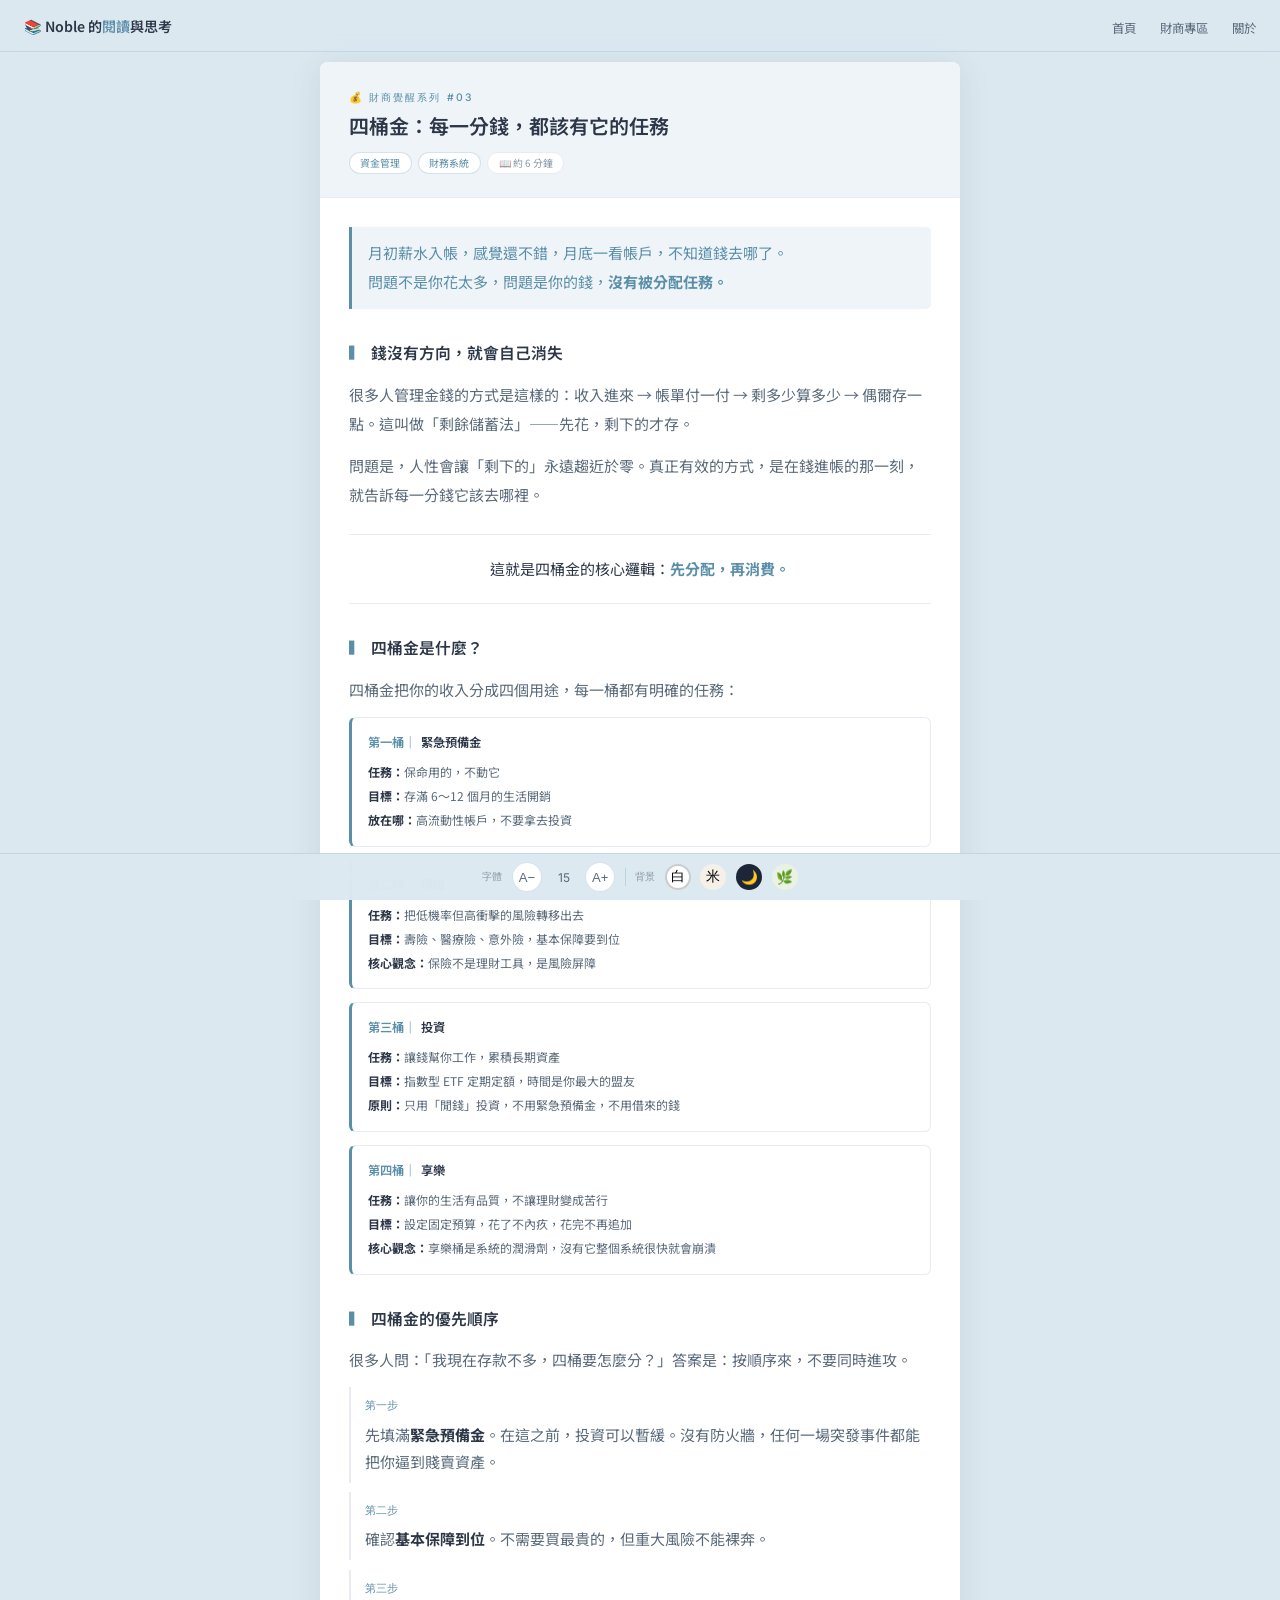
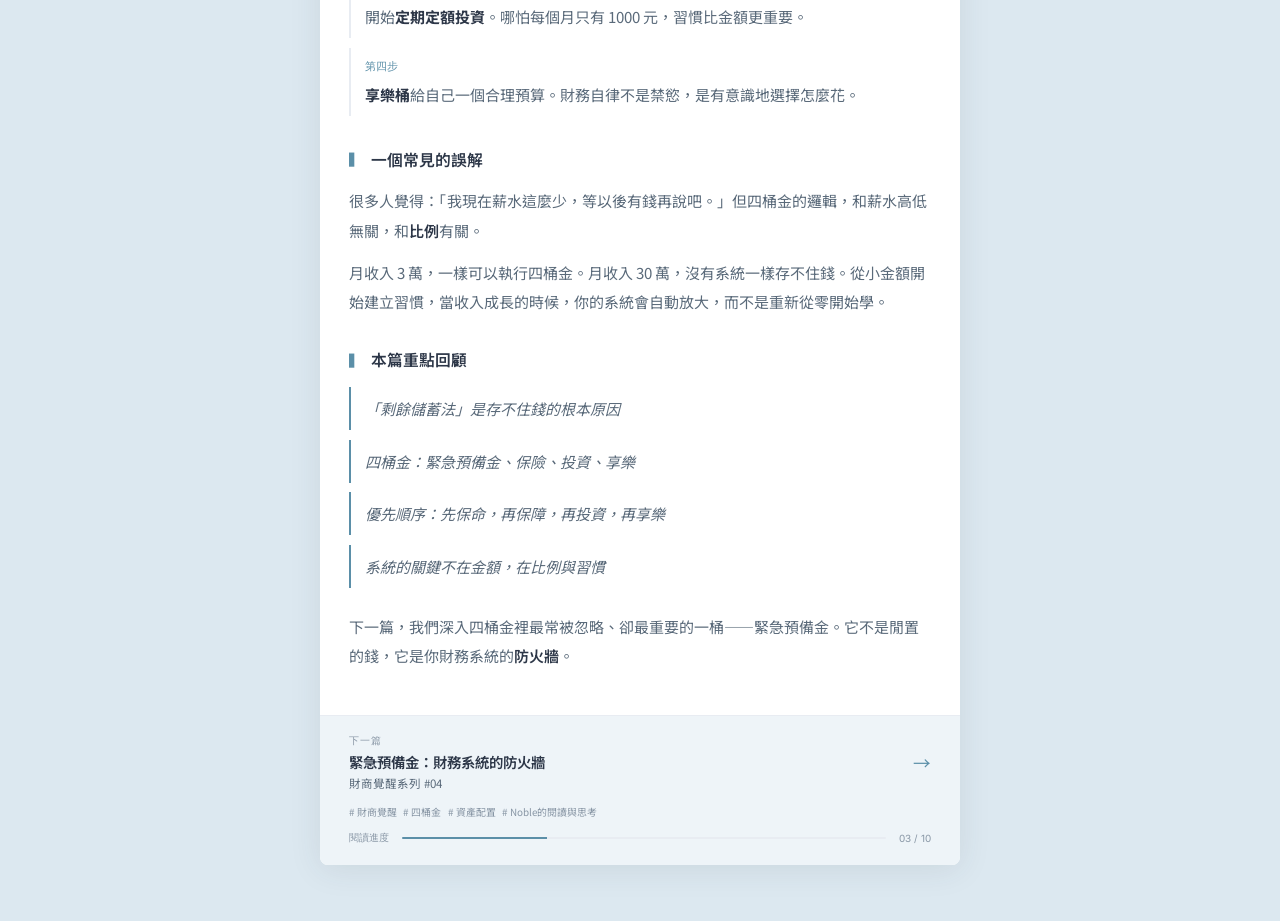
<file: finance3.html>
<!DOCTYPE html>
<html lang="zh-TW">
<head>
<meta charset="UTF-8">
<meta name="viewport" content="width=device-width, initial-scale=1.0">
<title>四桶金：每一分錢，都該有它的任務｜財商覺醒 #03</title>
<link rel="stylesheet" href="reader.css">
</head>
<body>

<div id="bar"></div>

<nav>
  <div class="logo">📚 Noble 的<span>閱讀</span>與思考</div>
  <ul class="nav-links">
    <li><a href="index.html">首頁</a></li>
    <li><a href="finance.html">財商專區</a></li>
    <li><a href="index.html#about">關於</a></li>
  </ul>
</nav>

<div class="outer">
  <div class="page">

    <div class="article-meta">
      <div class="article-series">💰 財商覺醒系列 #03</div>
      <h1>四桶金：每一分錢，都該有它的任務</h1>
      <div class="badges">
        <span class="badge badge-cat">資金管理</span>
        <span class="badge badge-cat">財務系統</span>
        <span class="badge badge-info">📖 約 6 分鐘</span>
      </div>
    </div>

    <div class="article-body" id="body">

      <div class="lede">
        月初薪水入帳，感覺還不錯，月底一看帳戶，不知道錢去哪了。<br>
        問題不是你花太多，問題是你的錢，<strong>沒有被分配任務。</strong>
      </div>

      <div class="ch-title">錢沒有方向，就會自己消失</div>
      <div class="prose">
        <p>很多人管理金錢的方式是這樣的：收入進來 → 帳單付一付 → 剩多少算多少 → 偶爾存一點。這叫做「剩餘儲蓄法」——先花，剩下的才存。</p>
        <p>問題是，人性會讓「剩下的」永遠趨近於零。真正有效的方式，是在錢進帳的那一刻，就告訴每一分錢它該去哪裡。</p>
      </div>

      <div class="summary-text">這就是四桶金的核心邏輯：<strong>先分配，再消費。</strong></div>

      <div class="ch-title">四桶金是什麼？</div>
      <div class="prose"><p>四桶金把你的收入分成四個用途，每一桶都有明確的任務：</p></div>

      <div class="bucket-grid">
        <div class="bucket">
          <div class="bucket-title"><span class="num">第一桶｜</span>緊急預備金</div>
          <div class="bucket-row"><strong>任務：</strong>保命用的，不動它</div>
          <div class="bucket-row"><strong>目標：</strong>存滿 6～12 個月的生活開銷</div>
          <div class="bucket-row"><strong>放在哪：</strong>高流動性帳戶，不要拿去投資</div>
        </div>
        <div class="bucket">
          <div class="bucket-title"><span class="num">第二桶｜</span>保險</div>
          <div class="bucket-row"><strong>任務：</strong>把低機率但高衝擊的風險轉移出去</div>
          <div class="bucket-row"><strong>目標：</strong>壽險、醫療險、意外險，基本保障要到位</div>
          <div class="bucket-row"><strong>核心觀念：</strong>保險不是理財工具，是風險屏障</div>
        </div>
        <div class="bucket">
          <div class="bucket-title"><span class="num">第三桶｜</span>投資</div>
          <div class="bucket-row"><strong>任務：</strong>讓錢幫你工作，累積長期資產</div>
          <div class="bucket-row"><strong>目標：</strong>指數型 ETF 定期定額，時間是你最大的盟友</div>
          <div class="bucket-row"><strong>原則：</strong>只用「閒錢」投資，不用緊急預備金，不用借來的錢</div>
        </div>
        <div class="bucket">
          <div class="bucket-title"><span class="num">第四桶｜</span>享樂</div>
          <div class="bucket-row"><strong>任務：</strong>讓你的生活有品質，不讓理財變成苦行</div>
          <div class="bucket-row"><strong>目標：</strong>設定固定預算，花了不內疚，花完不再追加</div>
          <div class="bucket-row"><strong>核心觀念：</strong>享樂桶是系統的潤滑劑，沒有它整個系統很快就會崩潰</div>
        </div>
      </div>

      <div class="ch-title">四桶金的優先順序</div>
      <div class="prose"><p>很多人問：「我現在存款不多，四桶要怎麼分？」答案是：按順序來，不要同時進攻。</p></div>

      <div class="point-item">
        <div class="point-label">第一步</div>
        <div class="point-text">先填滿<strong>緊急預備金</strong>。在這之前，投資可以暫緩。沒有防火牆，任何一場突發事件都能把你逼到賤賣資產。</div>
      </div>
      <div class="point-item">
        <div class="point-label">第二步</div>
        <div class="point-text">確認<strong>基本保障到位</strong>。不需要買最貴的，但重大風險不能裸奔。</div>
      </div>
      <div class="point-item">
        <div class="point-label">第三步</div>
        <div class="point-text">開始<strong>定期定額投資</strong>。哪怕每個月只有 1000 元，習慣比金額更重要。</div>
      </div>
      <div class="point-item">
        <div class="point-label">第四步</div>
        <div class="point-text"><strong>享樂桶</strong>給自己一個合理預算。財務自律不是禁慾，是有意識地選擇怎麼花。</div>
      </div>

      <div class="ch-title">一個常見的誤解</div>
      <div class="prose">
        <p>很多人覺得：「我現在薪水這麼少，等以後有錢再說吧。」但四桶金的邏輯，和薪水高低無關，和<strong>比例</strong>有關。</p>
        <p>月收入 3 萬，一樣可以執行四桶金。月收入 30 萬，沒有系統一樣存不住錢。從小金額開始建立習慣，當收入成長的時候，你的系統會自動放大，而不是重新從零開始學。</p>
      </div>

      <div class="ch-title">本篇重點回顧</div>
      <div class="quote">「剩餘儲蓄法」是存不住錢的根本原因</div>
      <div class="quote">四桶金：緊急預備金、保險、投資、享樂</div>
      <div class="quote">優先順序：先保命，再保障，再投資，再享樂</div>
      <div class="quote">系統的關鍵不在金額，在比例與習慣</div>

      <div class="prose" style="margin-top:1.5rem;">
        <p>下一篇，我們深入四桶金裡最常被忽略、卻最重要的一桶——緊急預備金。它不是閒置的錢，它是你財務系統的<strong>防火牆</strong>。</p>
      </div>

    </div>

    <div class="article-footer">
      <a href="finance4.html" class="next-link">
        <div>
          <div class="next-label">下一篇</div>
          <div class="next-title">緊急預備金：財務系統的防火牆</div>
          <div class="next-sub">財商覺醒系列 #04</div>
        </div>
        <div class="next-arrow">→</div>
      </a>
      <div class="tag-row">
        <span class="tag"># 財商覺醒</span>
        <span class="tag"># 四桶金</span>
        <span class="tag"># 資產配置</span>
        <span class="tag"># Noble的閱讀與思考</span>
      </div>
      <div class="progress-wrap">
        <span class="progress-label">閱讀進度</span>
        <div class="progress-bar"><div class="progress-fill" style="width:30%"></div></div>
        <span class="progress-num">03 / 10</span>
      </div>
    </div>

  </div>
</div>

<div class="toolbar">
  <span class="tb-label">字體</span>
  <button class="tb-btn" onclick="chg(-1)">A−</button>
  <span class="tb-val" id="fsv">15</span>
  <button class="tb-btn" onclick="chg(1)">A+</button>
  <div class="tb-sep"></div>
  <span class="tb-label">背景</span>
  <button class="bg-btn active" id="bg-white" onclick="setTheme('')" style="background:#fff;border:2px solid #ccc;">白</button>
  <button class="bg-btn" id="bg-rice" onclick="setTheme('theme-rice')" style="background:#f5f0e8;">米</button>
  <button class="bg-btn" id="bg-night" onclick="setTheme('theme-night')" style="background:#1c2638;">🌙</button>
  <button class="bg-btn" id="bg-eye" onclick="setTheme('theme-eye')" style="background:#eaf2e4;">🌿</button>
</div>

<script>
let fs = 15;
const body = document.getElementById('body');
const themes = ['','theme-rice','theme-night','theme-eye'];
const bgBtns = ['bg-white','bg-rice','bg-night','bg-eye'];
function chg(d) {
  fs = Math.min(20, Math.max(12, fs + d));
  body.style.fontSize = fs + 'px';
  document.getElementById('fsv').textContent = fs;
}
function setTheme(cls) {
  body.className = 'article-body' + (cls ? ' ' + cls : '');
  bgBtns.forEach((id,i) => document.getElementById(id).classList.toggle('active', themes[i] === cls));
}
window.addEventListener('scroll', () => {
  const t = document.documentElement.scrollHeight - window.innerHeight;
  document.getElementById('bar').style.width = (t > 0 ? window.scrollY/t*100 : 0) + '%';
});
</script>
</body>
</html>
</file>
<file: reader.css>
@import url('https://fonts.googleapis.com/css2?family=Noto+Sans+TC:wght@300;400;500;600&family=Inter:wght@300;400;500&display=swap');

:root {
  --outer: #dce8f0;
  --blue: #5b8fa8;
  --text: #2d3748;
  --text-soft: #5a6a7a;
  --text-mute: #8896a5;
  --border: #e8ecf2;
}

* { margin:0; padding:0; box-sizing:border-box; }
body { background:var(--outer); font-family:'Noto Sans TC',sans-serif; -webkit-font-smoothing:antialiased; }

/* ── Nav ── */
nav { position:fixed; top:0; width:100%; z-index:100; background:rgba(220,232,240,.92); backdrop-filter:blur(20px); border-bottom:1px solid rgba(91,143,168,.2); padding:0 1.5rem; height:52px; display:flex; align-items:center; justify-content:space-between; }
.logo { font-size:.88rem; font-weight:600; color:var(--text); }
.logo span { color:var(--blue); }
.nav-links { list-style:none; display:flex; gap:1.5rem; }
.nav-links a { color:var(--text-soft); text-decoration:none; font-size:.78rem; }

/* ── 閱讀進度條 ── */
#bar { position:fixed; top:52px; left:0; height:2px; background:var(--blue); z-index:200; width:0; transition:width .1s; }

/* ── 底部 Toolbar ── */
.toolbar { position:fixed; bottom:0; width:100%; z-index:100; background:rgba(220,232,240,.95); backdrop-filter:blur(20px); border-top:1px solid rgba(91,143,168,.2); padding:.5rem 1rem; display:flex; align-items:center; justify-content:center; gap:.6rem; }
.tb-label { font-size:.65rem; color:var(--text-mute); font-family:'Inter',sans-serif; }
.tb-sep { width:1px; height:18px; background:rgba(91,143,168,.25); }
.tb-btn { width:30px; height:30px; border-radius:50%; border:1.5px solid rgba(91,143,168,.25); background:white; color:var(--text-soft); cursor:pointer; font-size:.82rem; display:flex; align-items:center; justify-content:center; transition:all .2s; }
.tb-btn:hover { border-color:var(--blue); color:var(--blue); }
.tb-val { font-size:.75rem; color:var(--text-soft); font-family:'Inter',sans-serif; min-width:24px; text-align:center; }
.bg-btn { width:26px; height:26px; border-radius:50%; border:2px solid transparent; cursor:pointer; transition:all .2s; font-size:.85rem; display:flex; align-items:center; justify-content:center; }
.bg-btn.active { border-color:var(--blue); }

/* ── 外層 ── */
.outer { padding:62px 1rem 56px; display:flex; justify-content:center; min-height:100vh; }
.page { background:white; width:100%; max-width:640px; box-shadow:0 4px 32px rgba(45,55,72,.1); border-radius:.5rem; overflow:hidden; font-size:15px; }

/* ── 文章資訊區 ── */
.article-meta { padding:1.8rem 1.8rem 1.4rem; border-bottom:1px solid #e8ecf2; background:#eef4f8; }
.article-series { font-size:.65rem; letter-spacing:.2em; color:var(--blue); font-family:'Inter',sans-serif; text-transform:uppercase; font-weight:500; margin-bottom:.5rem; }
.article-meta h1 { font-size:1.25rem; font-weight:600; line-height:1.3; color:var(--text); margin-bottom:.8rem; }
.badges { display:flex; gap:.4rem; flex-wrap:wrap; }
.badge { font-size:.62rem; padding:.18rem .65rem; border-radius:2rem; }
.badge-cat { background:white; color:var(--blue); border:1px solid rgba(91,143,168,.25); }
.badge-info { background:white; color:var(--text-mute); border:1px solid #e8ecf2; }

/* ── 文章內容區：四種主題 ── */
.article-body { padding:1.8rem 1.8rem 2rem; line-height:1.95; transition:background .3s; --r-bg:#ffffff; --r-text:#2d3748; --r-soft:#5a6a7a; --r-mute:#8896a5; --r-accent:#5b8fa8; --r-border:#e8ecf2; --r-lede-bg:#eef4f8; background:var(--r-bg); color:var(--r-text); }
.article-body.theme-rice { --r-bg:#f5f0e8; --r-text:#2c1e10; --r-soft:#5a4a38; --r-mute:#9a8a78; --r-accent:#8b6343; --r-border:#e0d8cc; --r-lede-bg:#ede6d8; }
.article-body.theme-night { --r-bg:#1c2638; --r-text:#e8dfc8; --r-soft:#b0c4d0; --r-mute:#708090; --r-accent:#7aadc4; --r-border:rgba(255,255,255,.1); --r-lede-bg:rgba(122,173,196,.1); }
.article-body.theme-eye { --r-bg:#eaf2e4; --r-text:#1a2810; --r-soft:#3a5030; --r-mute:#6a9070; --r-accent:#4a7a50; --r-border:#c8dcc0; --r-lede-bg:#ddeedd; }

/* ── 內文元素 ── */
.lede { font-size:1em; color:var(--r-accent); line-height:1.9; margin-bottom:1.8rem; border-left:3px solid var(--r-accent); padding:.8rem 1rem; background:var(--r-lede-bg); border-radius:0 .3rem .3rem 0; }
.lede strong { color:var(--r-accent); }

.ch-title { font-size:1.05em; font-weight:600; color:var(--r-text); margin:1.8rem 0 .7rem; display:flex; align-items:center; gap:.5rem; }
.ch-title::before { content:'▍'; color:var(--r-accent); font-size:.9em; }

.prose p { font-size:1em; line-height:1.95; color:var(--r-soft); margin-bottom:.8rem; }
.prose p strong { color:var(--r-text); font-weight:600; }

.point-item { padding:.5rem 0 .5rem .9rem; border-left:2px solid var(--r-border); margin-bottom:.6rem; }
.point-label { font-size:.75em; color:var(--r-accent); font-family:'Inter',sans-serif; font-weight:500; margin-bottom:.2rem; }
.point-text { font-size:1em; color:var(--r-soft); line-height:1.8; }
.point-text strong { color:var(--r-text); }

.quote { padding:.5rem 0 .5rem .9rem; border-left:2px solid var(--r-accent); margin-bottom:.6rem; font-style:italic; color:var(--r-soft); font-size:1em; line-height:1.8; }

.summary-text { text-align:center; font-size:1em; color:var(--r-text); line-height:2; padding:1.2rem 0; border-top:1px solid var(--r-border); border-bottom:1px solid var(--r-border); margin:1.5rem 0; }
.summary-text strong { color:var(--r-accent); }

/* ── 特殊區塊 ── */
.compare-grid { display:grid; grid-template-columns:1fr 1fr; gap:.8rem; margin-bottom:1.2rem; }
.compare-box { border:1px solid var(--r-border); border-radius:.4rem; padding:.8rem 1rem; }
.compare-box.left { border-left:3px solid var(--r-mute); }
.compare-box.right { border-left:3px solid var(--r-accent); }
.compare-title { font-size:.75em; font-weight:600; color:var(--r-text); margin-bottom:.5rem; font-family:'Inter',sans-serif; }
.compare-item { font-size:.8em; color:var(--r-soft); line-height:1.9; }

.bucket-grid { display:flex; flex-direction:column; gap:.8rem; margin-bottom:1.2rem; }
.bucket { border:1px solid var(--r-border); border-radius:.4rem; padding:.8rem 1rem; border-left:3px solid var(--r-accent); }
.bucket-title { font-size:.82em; font-weight:600; color:var(--r-text); margin-bottom:.4rem; }
.bucket-title .num { color:var(--r-accent); margin-right:.3rem; }
.bucket-row { font-size:.8em; color:var(--r-soft); line-height:1.8; margin-bottom:.15rem; }
.bucket-row strong { color:var(--r-text); }

.exercise-box { background:var(--r-lede-bg); border:1px solid var(--r-border); border-radius:.4rem; padding:1rem 1.2rem; margin-bottom:1.2rem; }
.exercise-title { font-size:.78em; font-weight:600; color:var(--r-accent); margin-bottom:.8rem; letter-spacing:.05em; }
.exercise-q { font-size:.88em; color:var(--r-text); font-weight:600; margin-bottom:.25rem; }
.exercise-hint { font-size:.78em; color:var(--r-soft); line-height:1.8; margin-bottom:.8rem; padding-left:.8rem; border-left:2px solid var(--r-border); }

/* ── 文章底部 ── */
.article-footer { border-top:1px solid #e8ecf2; padding:1.2rem 1.8rem; background:#eef4f8; }
.next-link { display:flex; justify-content:space-between; align-items:center; text-decoration:none; margin-bottom:.8rem; }
.next-label { font-size:.6rem; color:var(--text-mute); font-family:'Inter',sans-serif; letter-spacing:.12em; margin-bottom:.2rem; }
.next-title { font-size:.9rem; color:var(--text); font-weight:600; }
.next-sub { font-size:.72rem; color:var(--text-soft); margin-top:.15rem; }
.next-arrow { font-size:1.1rem; color:var(--blue); }
.tag-row { display:flex; flex-wrap:wrap; gap:.4rem; margin-bottom:.8rem; }
.tag { font-size:.62rem; color:var(--text-mute); }
.progress-wrap { display:flex; align-items:center; gap:.8rem; }
.progress-label { font-size:.62rem; color:var(--text-mute); font-family:'Inter',sans-serif; }
.progress-bar { flex:1; height:2px; background:#e8ecf2; border-radius:1px; overflow:hidden; }
.progress-fill { height:100%; background:var(--blue); }
.progress-num { font-size:.62rem; color:var(--text-mute); font-family:'Inter',sans-serif; }
</file>
